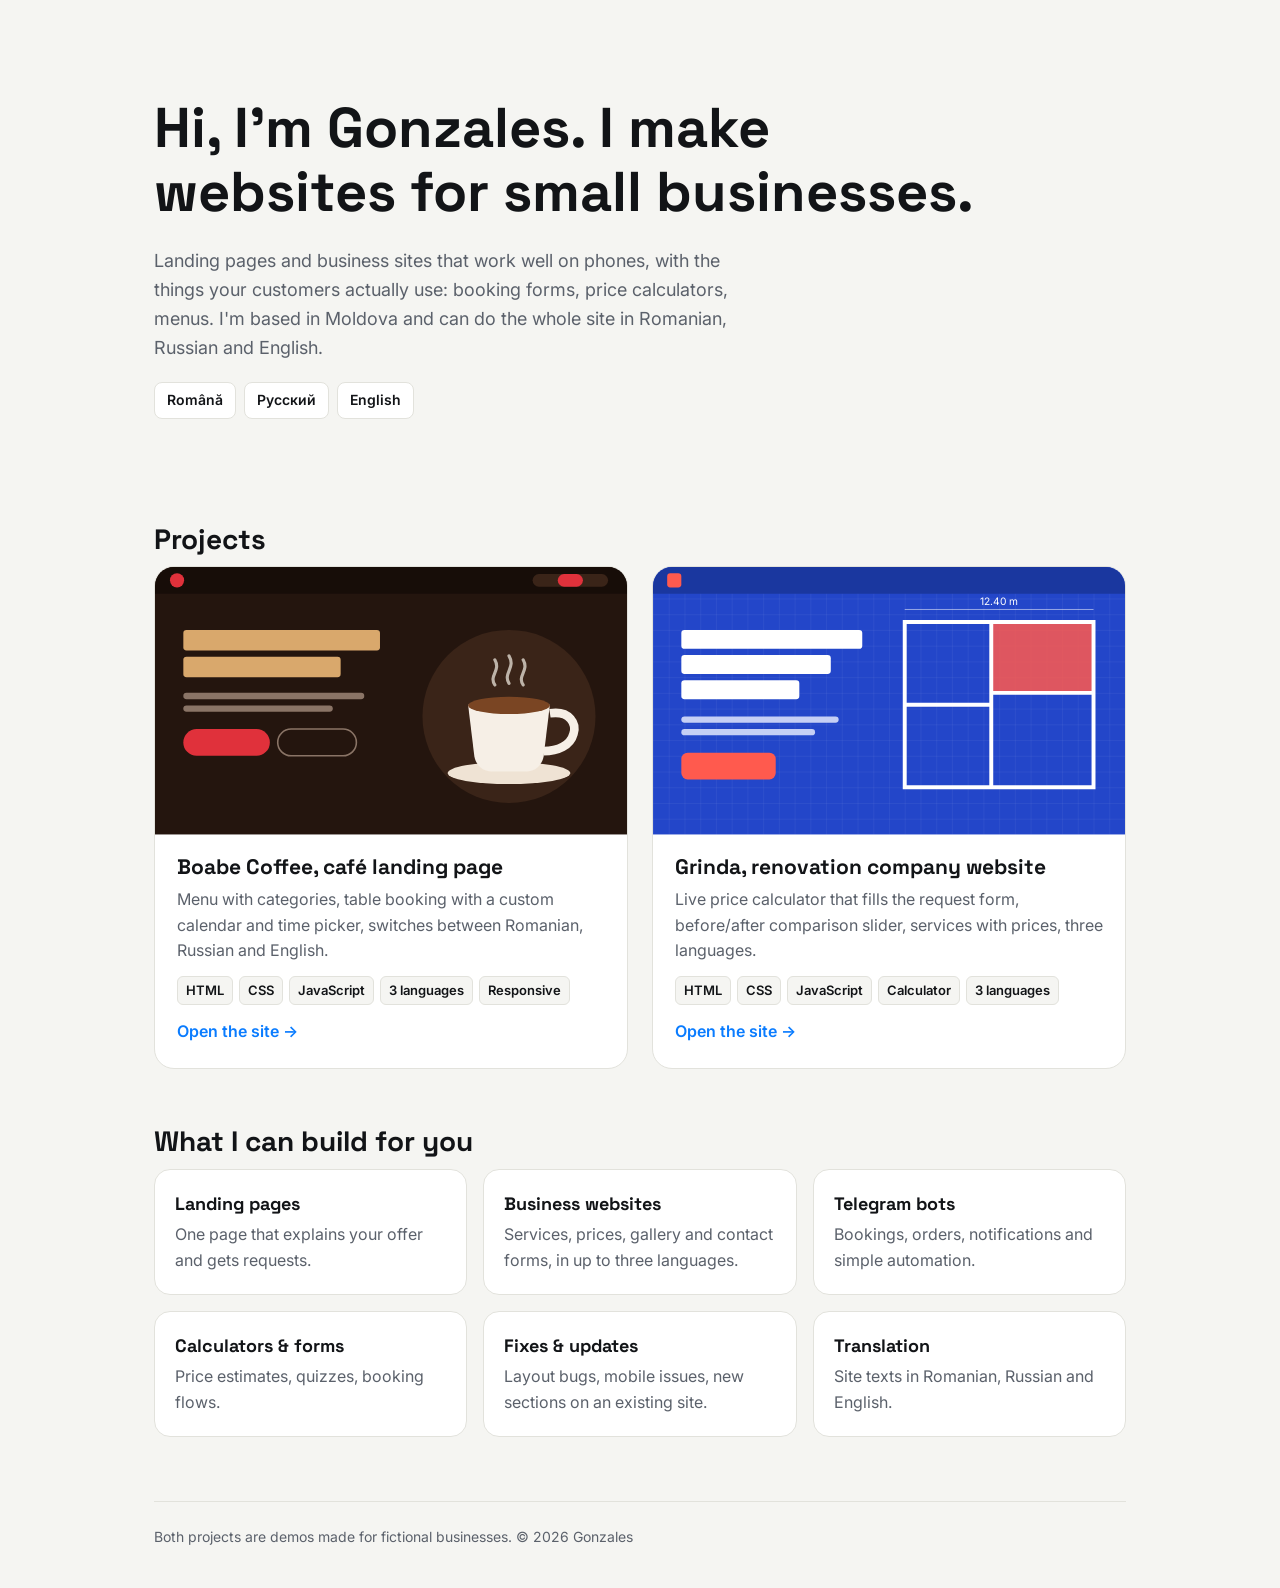
<file: index.html>
<!doctype html>
<html lang="en">
  <head>
    <meta charset="utf-8" />
    <meta name="viewport" content="width=device-width, initial-scale=1" />
    <title>Gonzales — Web Developer</title>
    <meta name="description" content="Websites, landing pages and Telegram bots. RO / RU / EN." />
    <link rel="preconnect" href="https://fonts.googleapis.com" />
    <link rel="preconnect" href="https://fonts.gstatic.com" crossorigin />
    <link
      href="https://fonts.googleapis.com/css2?family=Space+Grotesk:wght@500;700&family=Inter:wght@400;600&display=swap"
      rel="stylesheet"
    />
    <link rel="stylesheet" href="styles.css" />
  </head>
  <body>
    <div class="wrap">
      <header>
        <h1>Hi, I'm Gonzales. I make websites for small businesses.</h1>
        <p class="lead">
          Landing pages and business sites that work well on phones, with the things your customers
          actually use: booking forms, price calculators, menus. I'm based in Moldova and can do the
          whole site in Romanian, Russian and English.
        </p>
        <ul class="langs">
          <li>Română</li>
          <li>Русский</li>
          <li>English</li>
        </ul>
      </header>

      <h2>Projects</h2>
      <div class="grid">
        <a class="proj" href="./boabe/">
          <svg viewBox="0 0 600 340" aria-hidden="true">
            <rect width="600" height="340" fill="#24150e" />
            <rect width="600" height="34" fill="#170d08" />
            <circle cx="28" cy="17" r="9" fill="#e0313b" />
            <rect x="480" y="9" width="96" height="16" rx="8" fill="#3a2418" />
            <rect x="512" y="9" width="32" height="16" rx="8" fill="#e0313b" />
            <rect x="36" y="80" width="250" height="26" rx="4" fill="#d9a86c" />
            <rect x="36" y="114" width="200" height="26" rx="4" fill="#d9a86c" />
            <rect x="36" y="160" width="230" height="8" rx="4" fill="#8a7466" />
            <rect x="36" y="176" width="190" height="8" rx="4" fill="#8a7466" />
            <rect x="36" y="206" width="110" height="34" rx="17" fill="#e0313b" />
            <rect
              x="156"
              y="206"
              width="100"
              height="34"
              rx="17"
              fill="none"
              stroke="#8a7466"
              stroke-width="2"
            />
            <circle cx="450" cy="190" r="110" fill="#3a2418" />
            <ellipse cx="450" cy="262" rx="78" ry="14" fill="#efe3d4" />
            <path d="M398 175h104l-8 66c-2 11-11 19-22 19h-44c-11 0-20-8-22-19z" fill="#f6efe6" />
            <path
              d="M502 186c26-4 34 14 30 26-4 15-20 22-38 22"
              stroke="#f6efe6"
              stroke-width="11"
              fill="none"
            />
            <ellipse cx="450" cy="176" rx="52" ry="11" fill="#7a4523" />
            <path
              d="M432 150c-8-12 8-18 0-32M450 148c-8-13 9-20 0-35M468 150c-8-12 8-18 0-32"
              stroke="#f6efe6"
              stroke-width="4"
              fill="none"
              stroke-linecap="round"
              opacity=".7"
            />
          </svg>
          <div class="b">
            <h3>Boabe Coffee, café landing page</h3>
            <p>
              Menu with categories, table booking with a custom calendar and time picker, switches
              between Romanian, Russian and English.
            </p>
            <div class="tags">
              <span>HTML</span><span>CSS</span><span>JavaScript</span><span>3 languages</span
              ><span>Responsive</span>
            </div>
            <span class="open">Open the site →</span>
          </div>
        </a>
        <a class="proj" href="./grinda/">
          <svg viewBox="0 0 600 340" aria-hidden="true">
            <defs>
              <pattern id="g" width="20" height="20" patternUnits="userSpaceOnUse">
                <path d="M20 0H0V20" fill="none" stroke="#ffffff1f" />
              </pattern>
            </defs>
            <rect width="600" height="340" fill="#2346c9" />
            <rect width="600" height="340" fill="url(#g)" />
            <rect width="600" height="34" fill="#1a379f" />
            <rect x="18" y="8" width="18" height="18" rx="4" fill="#ff5a4e" />
            <rect x="36" y="80" width="230" height="24" rx="4" fill="#fff" />
            <rect x="36" y="112" width="190" height="24" rx="4" fill="#fff" />
            <rect x="36" y="144" width="150" height="24" rx="4" fill="#fff" />
            <rect x="36" y="190" width="200" height="8" rx="4" fill="#c5cff5" />
            <rect x="36" y="206" width="170" height="8" rx="4" fill="#c5cff5" />
            <rect x="36" y="236" width="120" height="34" rx="8" fill="#ff5a4e" />
            <rect x="430" y="70" width="130" height="90" fill="#ff5a4e" opacity=".85" />
            <path
              d="M320 70H560V280H320ZM430 70V160H560M430 160V280M320 175H430"
              stroke="#fff"
              stroke-width="5"
              fill="none"
            />
            <path d="M320 54H560" stroke="#ffffffaa" />
            <text
              x="440"
              y="48"
              fill="#fff"
              font-size="13"
              font-family="Inter"
              text-anchor="middle"
            >
              12.40 m
            </text>
          </svg>
          <div class="b">
            <h3>Grinda, renovation company website</h3>
            <p>
              Live price calculator that fills the request form, before/after comparison slider,
              services with prices, three languages.
            </p>
            <div class="tags">
              <span>HTML</span><span>CSS</span><span>JavaScript</span><span>Calculator</span
              ><span>3 languages</span>
            </div>
            <span class="open">Open the site →</span>
          </div>
        </a>
      </div>

      <h2>What I can build for you</h2>
      <ul class="svc">
        <li>
          <b>Landing pages</b><span>One page that explains your offer and gets requests.</span>
        </li>
        <li>
          <b>Business websites</b
          ><span>Services, prices, gallery and contact forms, in up to three languages.</span>
        </li>
        <li>
          <b>Telegram bots</b><span>Bookings, orders, notifications and simple automation.</span>
        </li>
        <li><b>Calculators & forms</b><span>Price estimates, quizzes, booking flows.</span></li>
        <li>
          <b>Fixes & updates</b
          ><span>Layout bugs, mobile issues, new sections on an existing site.</span>
        </li>
        <li><b>Translation</b><span>Site texts in Romanian, Russian and English.</span></li>
      </ul>

      <footer>Both projects are demos made for fictional businesses. © 2026 Gonzales</footer>
    </div>
  </body>
</html>
</file>
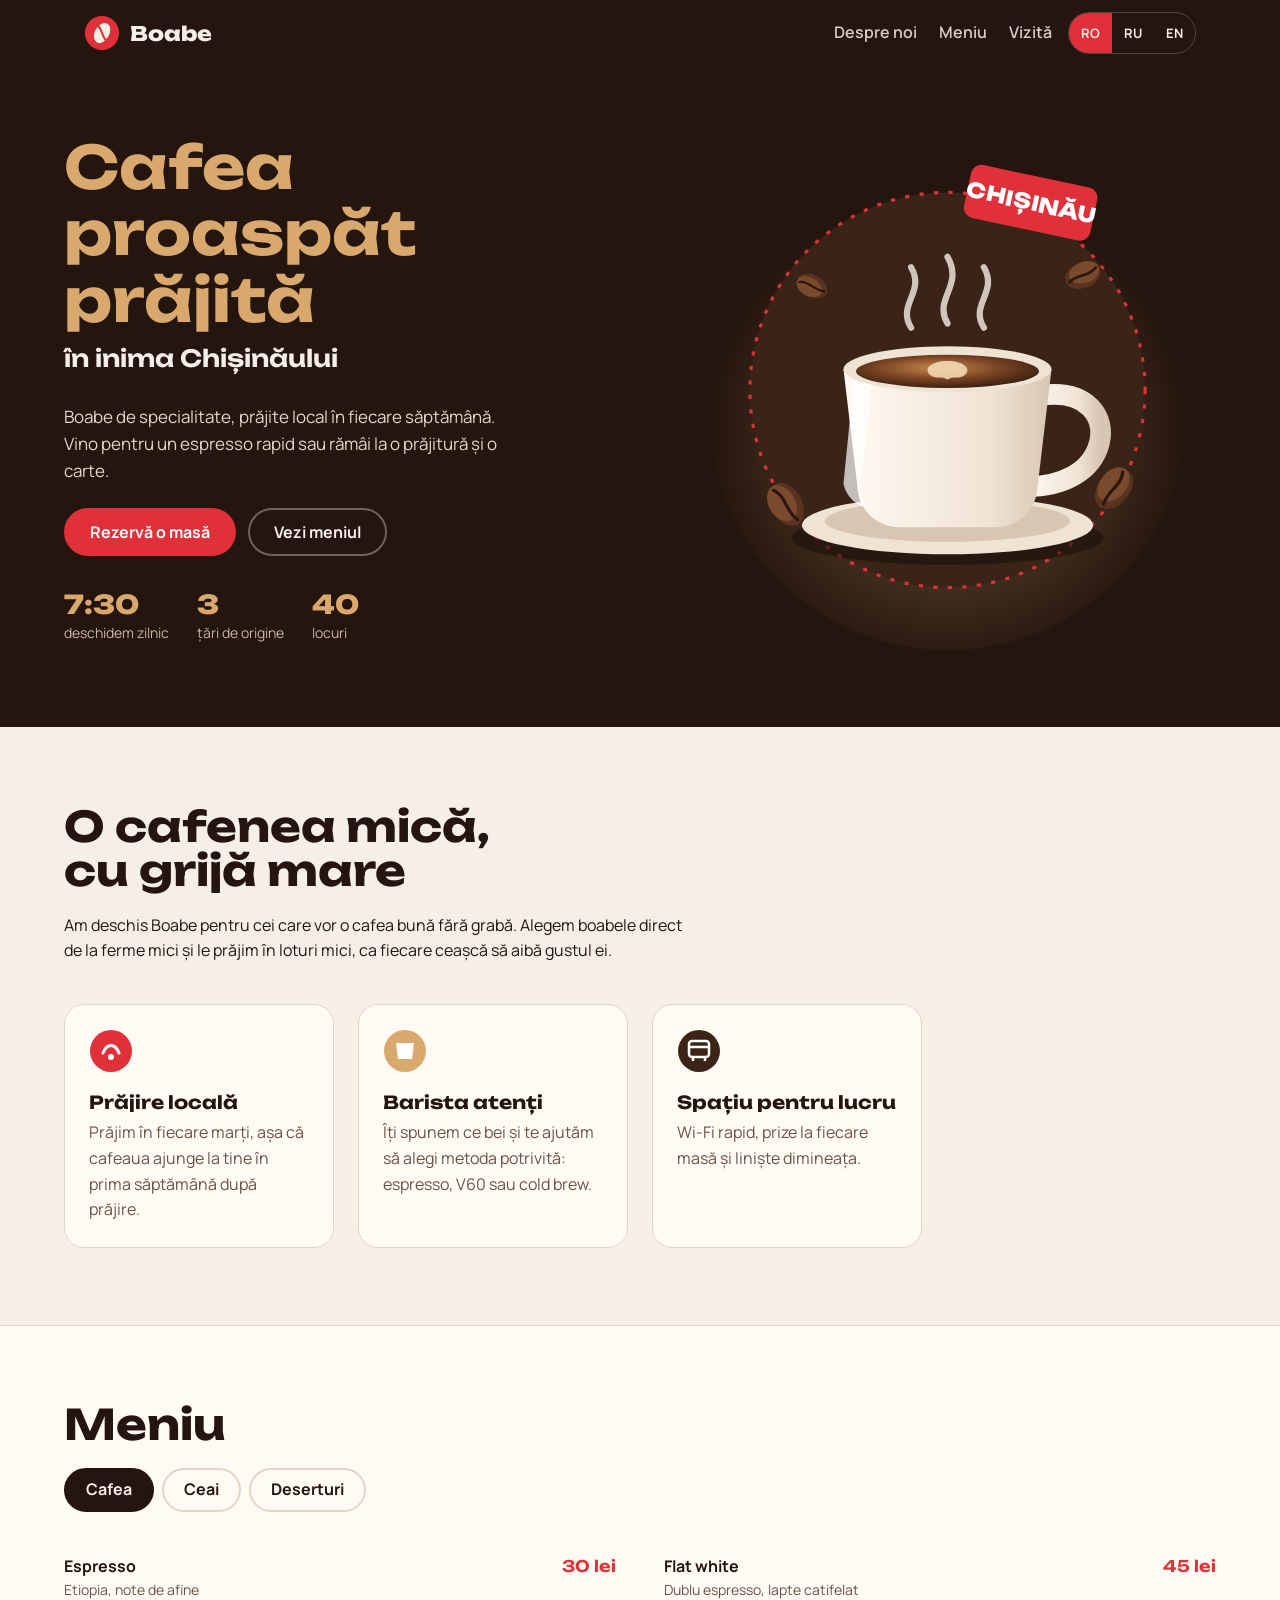
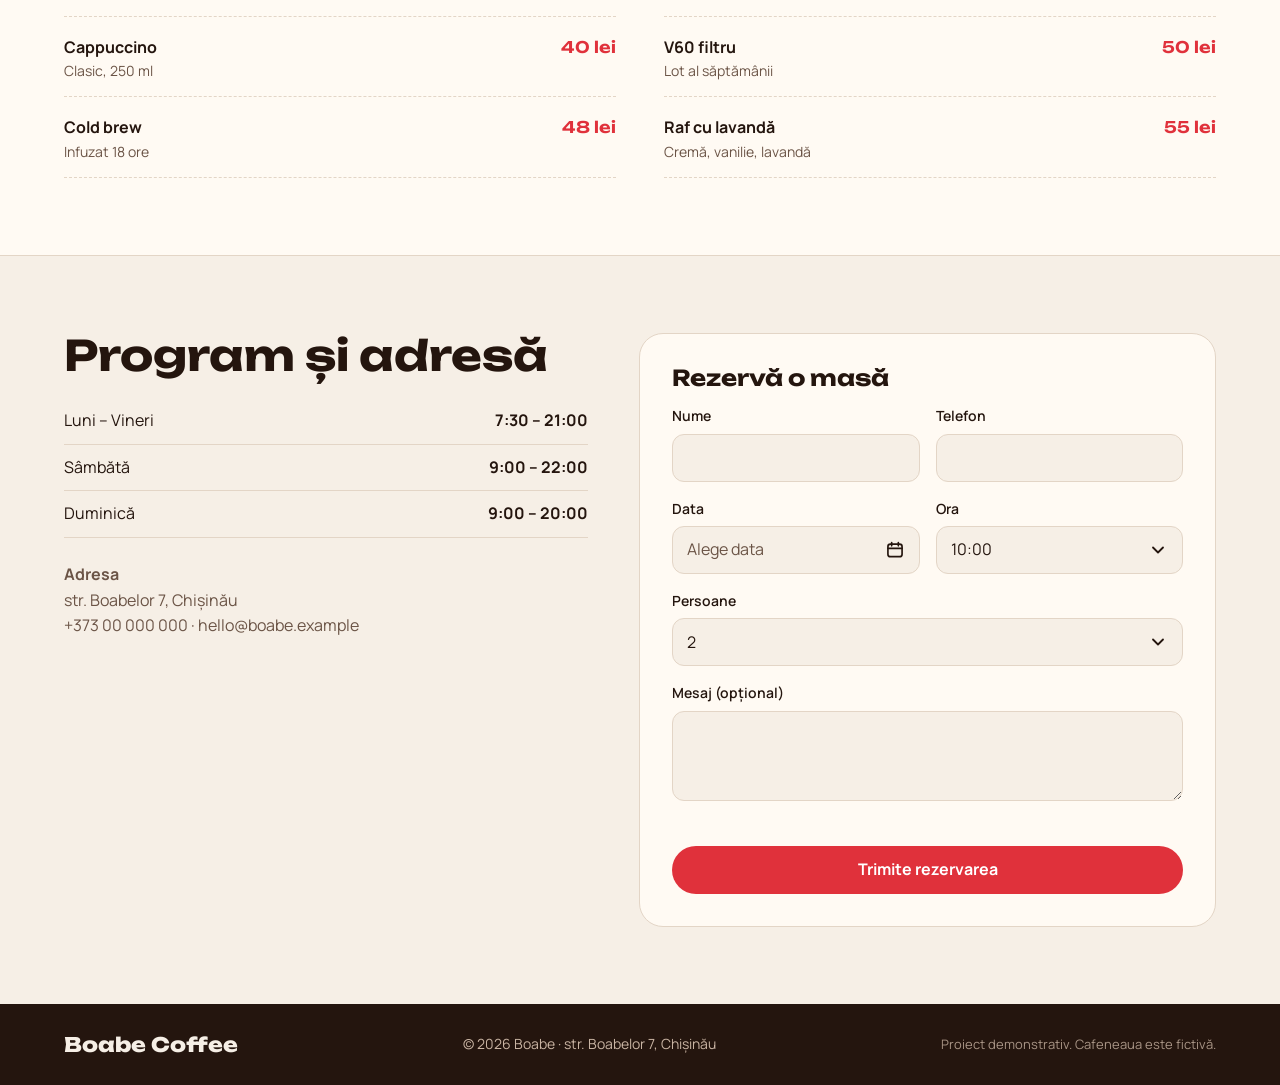
<file: boabe/index.html>
<!doctype html>
<html lang="ro">
  <head>
    <meta charset="utf-8" />
    <meta name="viewport" content="width=device-width, initial-scale=1" />
    <title>Boabe Coffee</title>
    <link rel="preconnect" href="https://fonts.googleapis.com" />
    <link rel="preconnect" href="https://fonts.gstatic.com" crossorigin />
    <link
      href="https://fonts.googleapis.com/css2?family=Unbounded:wght@600;800&family=Manrope:wght@400;600;700&display=swap"
      rel="stylesheet"
    />
    <link rel="stylesheet" href="styles.css" />
  </head>
  <body>
    <header>
      <nav class="nav" aria-label="Main">
        <a class="logo" href="#top">
          <svg viewBox="0 0 40 40" aria-hidden="true">
            <circle cx="20" cy="20" r="19" fill="#e0313b" />
            <ellipse cx="20" cy="20" rx="8" ry="12" fill="#f6efe6" transform="rotate(30 20 20)" />
            <path
              d="M15 11c6 6 4 12 10 18"
              stroke="#e0313b"
              stroke-width="2.4"
              fill="none"
              stroke-linecap="round"
            />
          </svg>
          Boabe
        </a>
        <div class="links" id="links">
          <a href="#about" data-i="nav_about"></a>
          <a href="#menu" data-i="nav_menu"></a>
          <a href="#visit" data-i="nav_visit"></a>
        </div>
        <div class="lang" role="group" aria-label="Language">
          <button data-lang="ro">RO</button><button data-lang="ru">RU</button
          ><button data-lang="en">EN</button>
        </div>
        <button
          class="burger"
          id="burger"
          aria-label="Menu"
          aria-expanded="false"
          aria-controls="links"
        >
          <svg viewBox="0 0 24 24" width="26" height="26">
            <path
              d="M3 6h18M3 12h18M3 18h18"
              stroke="currentColor"
              stroke-width="2.2"
              stroke-linecap="round"
            />
          </svg>
        </button>
      </nav>
    </header>

    <section class="hero band" id="top">
      <div class="wrap">
        <div>
          <h1><span data-i="hero_t1"></span><span class="where" data-i="hero_t2"></span></h1>
          <p data-i="hero_p"></p>
          <div class="cta">
            <a class="btn red" href="#visit" data-i="cta_book"></a>
            <a class="btn ghost" href="#menu" data-i="cta_menu"></a>
          </div>
          <div class="facts">
            <div><b>7:30</b><span data-i="f_open"></span></div>
            <div><b>3</b><span data-i="f_origin"></span></div>
            <div><b>40</b><span data-i="f_seats"></span></div>
          </div>
        </div>
        <svg
          class="scene"
          viewBox="0 0 500 500"
          role="img"
          aria-label="Illustration: cup of coffee"
        >
          <defs>
            <radialGradient id="glow" cx=".5" cy=".55" r=".5">
              <stop offset="0" stop-color="#d9a86c" stop-opacity=".45" />
              <stop offset="1" stop-color="#d9a86c" stop-opacity="0" />
            </radialGradient>
            <linearGradient id="cup" x1="0" x2="1">
              <stop offset="0" stop-color="#fffaf3" />
              <stop offset=".7" stop-color="#efe3d4" />
              <stop offset="1" stop-color="#d8c6b2" />
            </linearGradient>
            <radialGradient id="coffee" cx=".45" cy=".4" r=".6">
              <stop offset="0" stop-color="#c98a4f" />
              <stop offset=".55" stop-color="#7a4523" />
              <stop offset="1" stop-color="#3d2112" />
            </radialGradient>
            <g id="bean">
              <ellipse rx="15" ry="22" fill="#5a3320" />
              <ellipse rx="15" ry="22" fill="#7a4a2d" transform="translate(-3 -3) scale(.85)" />
              <path
                d="M-4 -18c8 10 0 24 6 36"
                stroke="#2a160c"
                stroke-width="3"
                fill="none"
                stroke-linecap="round"
              />
            </g>
          </defs>
          <circle cx="250" cy="270" r="230" fill="url(#glow)" />
          <circle cx="250" cy="250" r="190" fill="#3a2418" />
          <circle
            cx="250"
            cy="250"
            r="190"
            fill="none"
            stroke="#e0313b"
            stroke-width="3"
            stroke-dasharray="4 10"
          />
          <use href="#bean" transform="translate(95 360) rotate(-30)" />
          <use href="#bean" transform="translate(410 345) rotate(40)" />
          <use href="#bean" transform="translate(380 140) rotate(70) scale(.8)" />
          <use href="#bean" transform="translate(120 150) rotate(-60) scale(.7)" />
          <ellipse cx="250" cy="392" rx="150" ry="26" fill="#170d08" opacity=".55" />
          <ellipse cx="250" cy="380" rx="140" ry="28" fill="#efe3d4" />
          <ellipse cx="250" cy="376" rx="118" ry="20" fill="#d8c6b2" />
          <path
            d="M340 255c46-6 62 22 56 46-7 28-36 42-70 42"
            stroke="url(#cup)"
            stroke-width="20"
            fill="none"
            stroke-linecap="round"
          />
          <path
            d="M150 230h200l-14 118c-3 20-20 34-40 34h-92c-20 0-37-14-40-34z"
            fill="url(#cup)"
          />
          <path
            d="M160 240h18l-12 104c-1 8 4 16 10 20-14-2-24-12-26-24z"
            fill="#fff"
            opacity=".7"
          />
          <ellipse cx="250" cy="230" rx="100" ry="22" fill="#efe3d4" />
          <ellipse cx="250" cy="232" rx="88" ry="16" fill="url(#coffee)" />
          <path
            d="M250 222c-16 0-24 8-16 14 6 4 10 0 16 4 6-4 10 0 16-4 8-6 0-14-16-14z"
            fill="#f2d7b3"
            opacity=".9"
          />
          <g
            class="steam"
            fill="none"
            stroke="#f6efe6"
            stroke-width="6"
            stroke-linecap="round"
            opacity=".8"
          >
            <path d="M215 190c-14-22 14-34 0-58" />
            <path d="M250 186c-14-24 16-36 0-64" />
            <path d="M285 190c-14-22 14-34 0-58" />
          </g>
          <g transform="translate(330 70) rotate(12)">
            <rect x="-62" y="-26" width="124" height="52" rx="10" fill="#e0313b" />
            <text
              x="0"
              y="7"
              text-anchor="middle"
              font-family="Unbounded,sans-serif"
              font-weight="800"
              font-size="20"
              fill="#fff"
            >
              CHIȘINĂU
            </text>
          </g>
        </svg>
      </div>
    </section>

    <section class="about band" id="about">
      <div class="wrap">
        <div class="intro">
          <h2 data-i="ab_t"></h2>
          <p data-i="ab_p"></p>
        </div>
        <div class="feat">
          <svg viewBox="0 0 44 44">
            <circle cx="22" cy="22" r="21" fill="#e0313b" />
            <path
              d="M14 24c4-10 12-10 16 0"
              stroke="#fff"
              stroke-width="3"
              fill="none"
              stroke-linecap="round"
            />
            <circle cx="22" cy="28" r="3" fill="#fff" />
          </svg>
          <h3 data-i="ft1_t"></h3>
          <p data-i="ft1_p"></p>
        </div>
        <div class="feat">
          <svg viewBox="0 0 44 44">
            <circle cx="22" cy="22" r="21" fill="#d9a86c" />
            <path d="M13 14h18l-2 16H15z" fill="#fff" />
          </svg>
          <h3 data-i="ft2_t"></h3>
          <p data-i="ft2_p"></p>
        </div>
        <div class="feat">
          <svg viewBox="0 0 44 44">
            <circle cx="22" cy="22" r="21" fill="#3a2418" />
            <g transform="translate(0 -2)">
              <rect
                x="12"
                y="14"
                width="20"
                height="16"
                rx="3"
                fill="none"
                stroke="#fff"
                stroke-width="2.5"
              />
              <path d="M16 30v4M28 30v4M12 20h20" stroke="#fff" stroke-width="2.5" />
            </g>
          </svg>
          <h3 data-i="ft3_t"></h3>
          <p data-i="ft3_p"></p>
        </div>
      </div>
    </section>

    <section class="menu band" id="menu">
      <div class="wrap">
        <h2 data-i="mn_t"></h2>
        <div class="tabs" role="tablist" id="tabs"></div>
        <ul class="items" id="items"></ul>
      </div>
    </section>

    <section class="visit band" id="visit">
      <div class="wrap">
        <div>
          <h2 data-i="vs_t"></h2>
          <ul class="hours" id="hours"></ul>
          <p class="addr">
            <strong data-i="vs_addr_l"></strong><br />str. Boabelor 7, Chișinău<br />+373 00 000 000
            · hello@boabe.example
          </p>
        </div>
        <form id="book" novalidate>
          <h3 data-i="bk_t" style="font-size: 22px; margin: 0"></h3>
          <div class="row">
            <label
              ><span data-i="bk_name"></span><input id="b-name" autocomplete="name" required
            /></label>
            <label
              ><span data-i="bk_phone"></span
              ><input id="b-phone" type="tel" autocomplete="tel" required
            /></label>
          </div>
          <div class="row">
            <div class="dp">
              <span class="lbl" id="b-date-l" data-i="bk_date"></span>
              <button
                type="button"
                id="b-date"
                class="dp-btn"
                aria-labelledby="b-date-l b-date-txt"
                aria-haspopup="dialog"
                aria-expanded="false"
                aria-controls="cal"
              >
                <span id="b-date-txt"></span>
                <svg viewBox="0 0 24 24" width="20" height="20" aria-hidden="true">
                  <rect
                    x="3.5"
                    y="5"
                    width="17"
                    height="15"
                    rx="3"
                    fill="none"
                    stroke="currentColor"
                    stroke-width="2"
                  />
                  <path
                    d="M3.5 10h17M8 3v4M16 3v4"
                    stroke="currentColor"
                    stroke-width="2"
                    stroke-linecap="round"
                  />
                </svg>
              </button>
              <div class="cal" id="cal" role="dialog" aria-modal="false" hidden></div>
            </div>
            <div class="dp" data-pick="time">
              <span class="lbl" id="b-time-l" data-i="bk_time"></span>
              <button
                type="button"
                id="b-time"
                class="dp-btn"
                aria-labelledby="b-time-l b-time-txt"
                aria-haspopup="listbox"
                aria-expanded="false"
                aria-controls="pop-time"
              >
                <span id="b-time-txt"></span
                ><svg class="chev" viewBox="0 0 24 24" width="20" height="20" aria-hidden="true">
                  <path
                    d="M6 9l6 6 6-6"
                    fill="none"
                    stroke="currentColor"
                    stroke-width="2.2"
                    stroke-linecap="round"
                    stroke-linejoin="round"
                  />
                </svg>
              </button>
              <div class="pop" id="pop-time" role="listbox" aria-labelledby="b-time-l" hidden></div>
            </div>
          </div>
          <div class="dp" data-pick="guests">
            <span class="lbl" id="b-guests-l" data-i="bk_guests"></span>
            <button
              type="button"
              id="b-guests"
              class="dp-btn"
              aria-labelledby="b-guests-l b-guests-txt"
              aria-haspopup="listbox"
              aria-expanded="false"
              aria-controls="pop-guests"
            >
              <span id="b-guests-txt"></span
              ><svg class="chev" viewBox="0 0 24 24" width="20" height="20" aria-hidden="true">
                <path
                  d="M6 9l6 6 6-6"
                  fill="none"
                  stroke="currentColor"
                  stroke-width="2.2"
                  stroke-linecap="round"
                  stroke-linejoin="round"
                />
              </svg>
            </button>
            <div
              class="pop"
              id="pop-guests"
              role="listbox"
              aria-labelledby="b-guests-l"
              hidden
            ></div>
          </div>
          <label><span data-i="bk_note"></span><textarea id="b-note"></textarea></label>
          <div class="err" id="err" role="alert"></div>
          <button class="btn red" type="submit" data-i="bk_send"></button>
          <div class="ok" id="ok" role="status"></div>
        </form>
      </div>
    </section>

    <footer class="band" style="padding-block: 28px">
      <div class="wrap">
        <span class="logo">Boabe Coffee</span>
        <span>© 2026 Boabe · str. Boabelor 7, Chișinău</span>
        <span class="demo" data-i="demo"></span>
      </div>
    </footer>

    <script src="script.js"></script>
  </body>
</html>
</file>
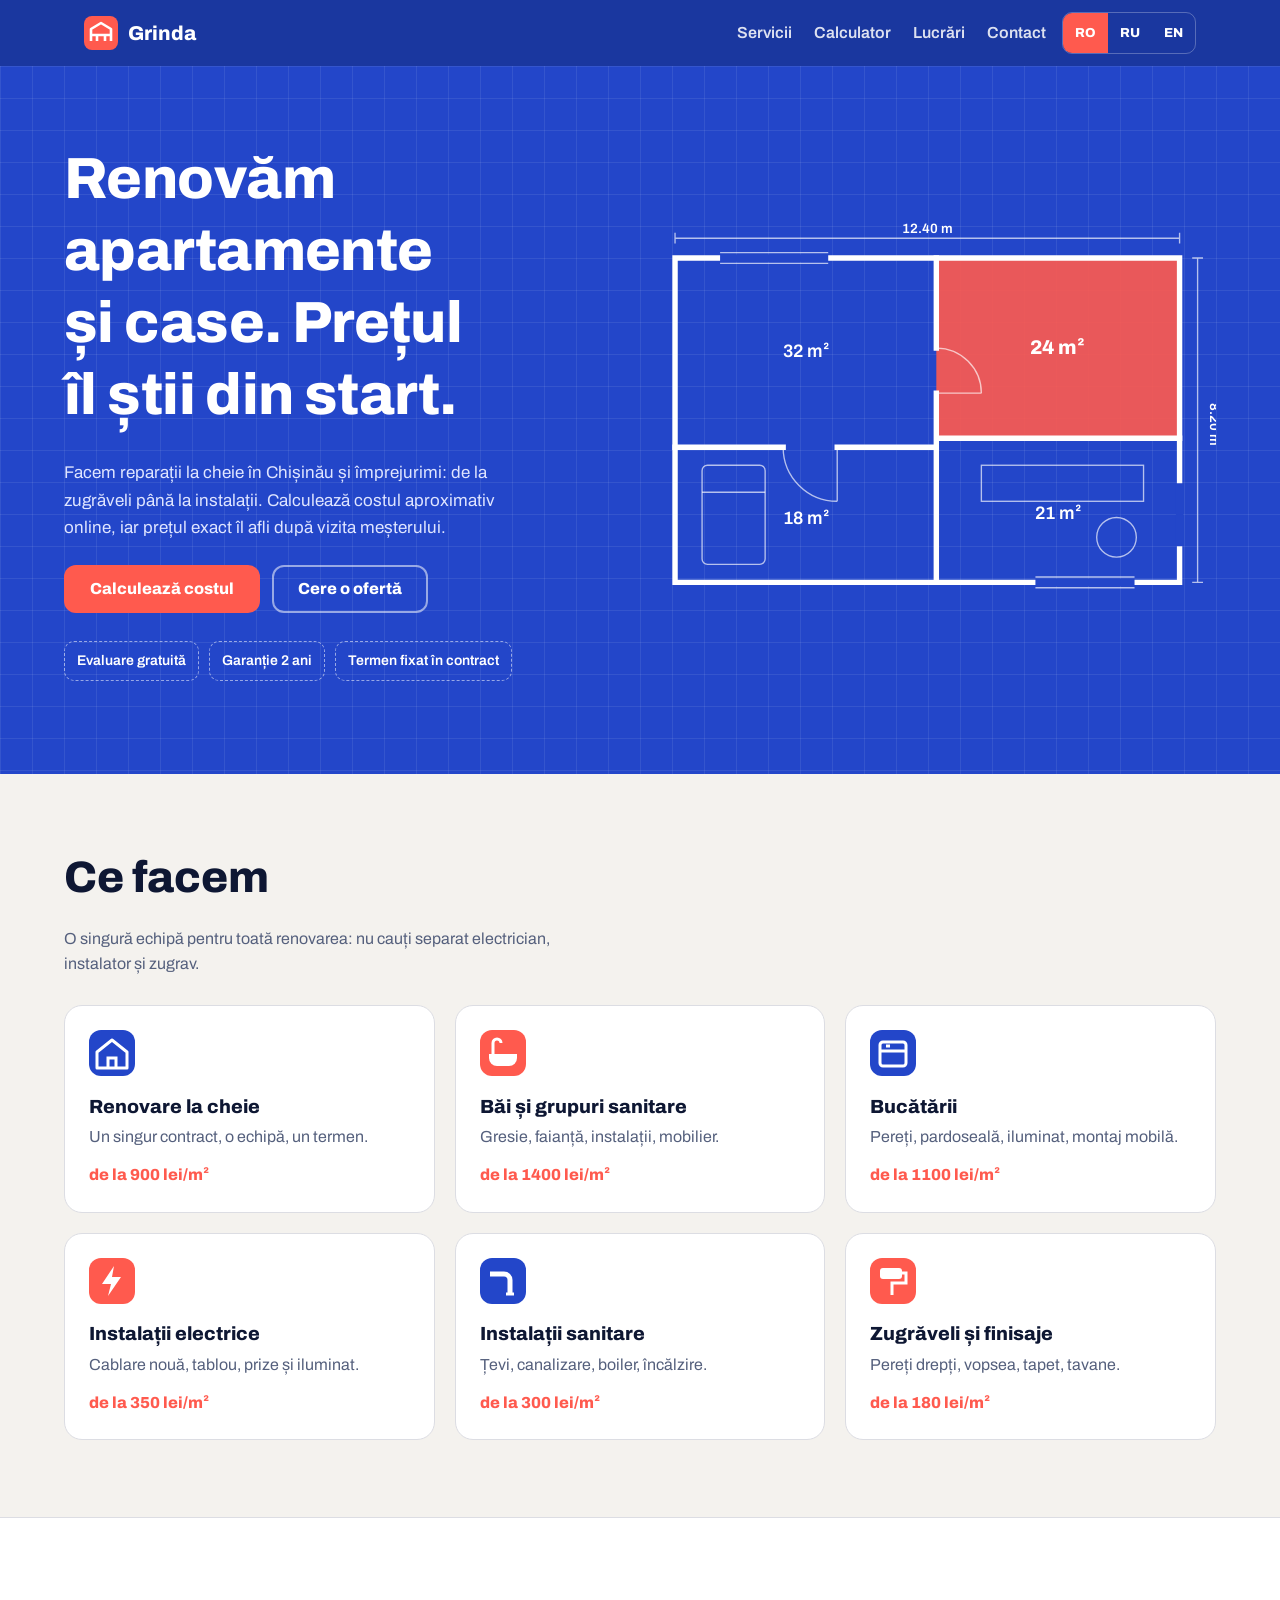
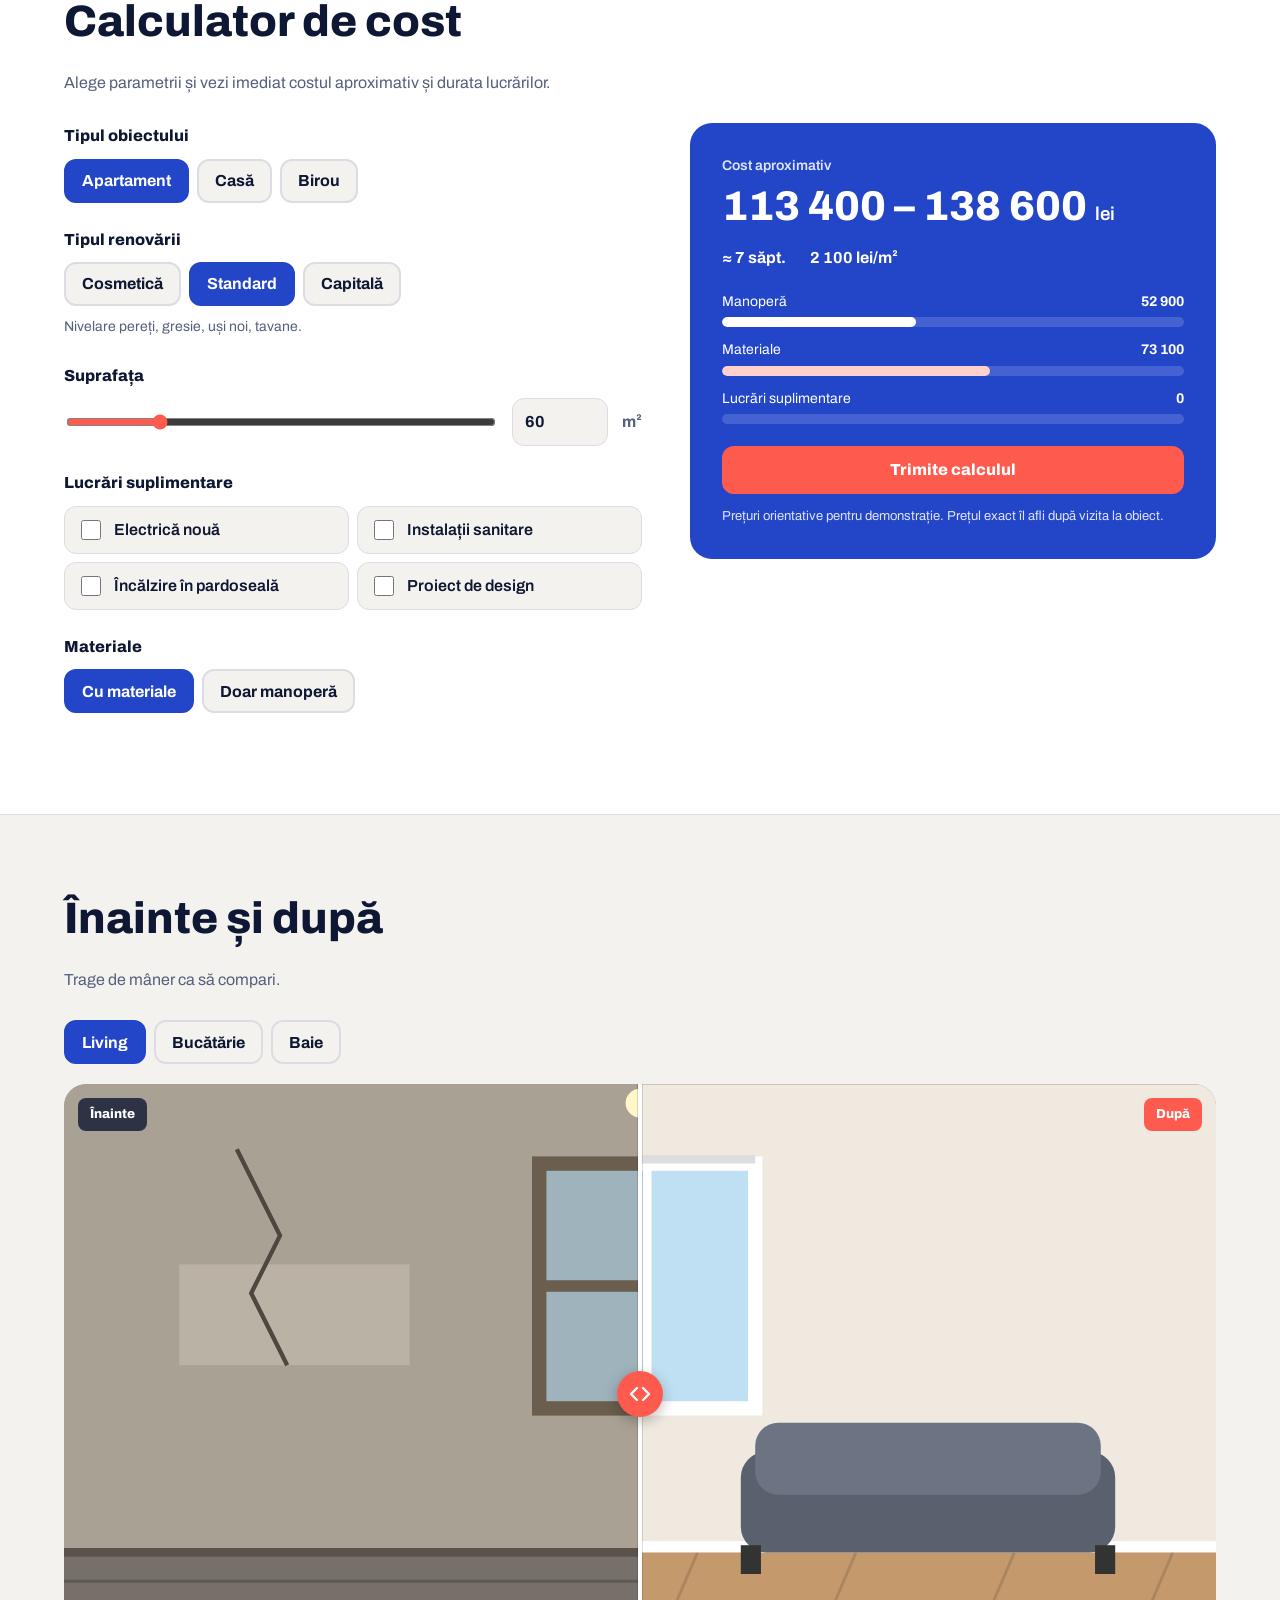
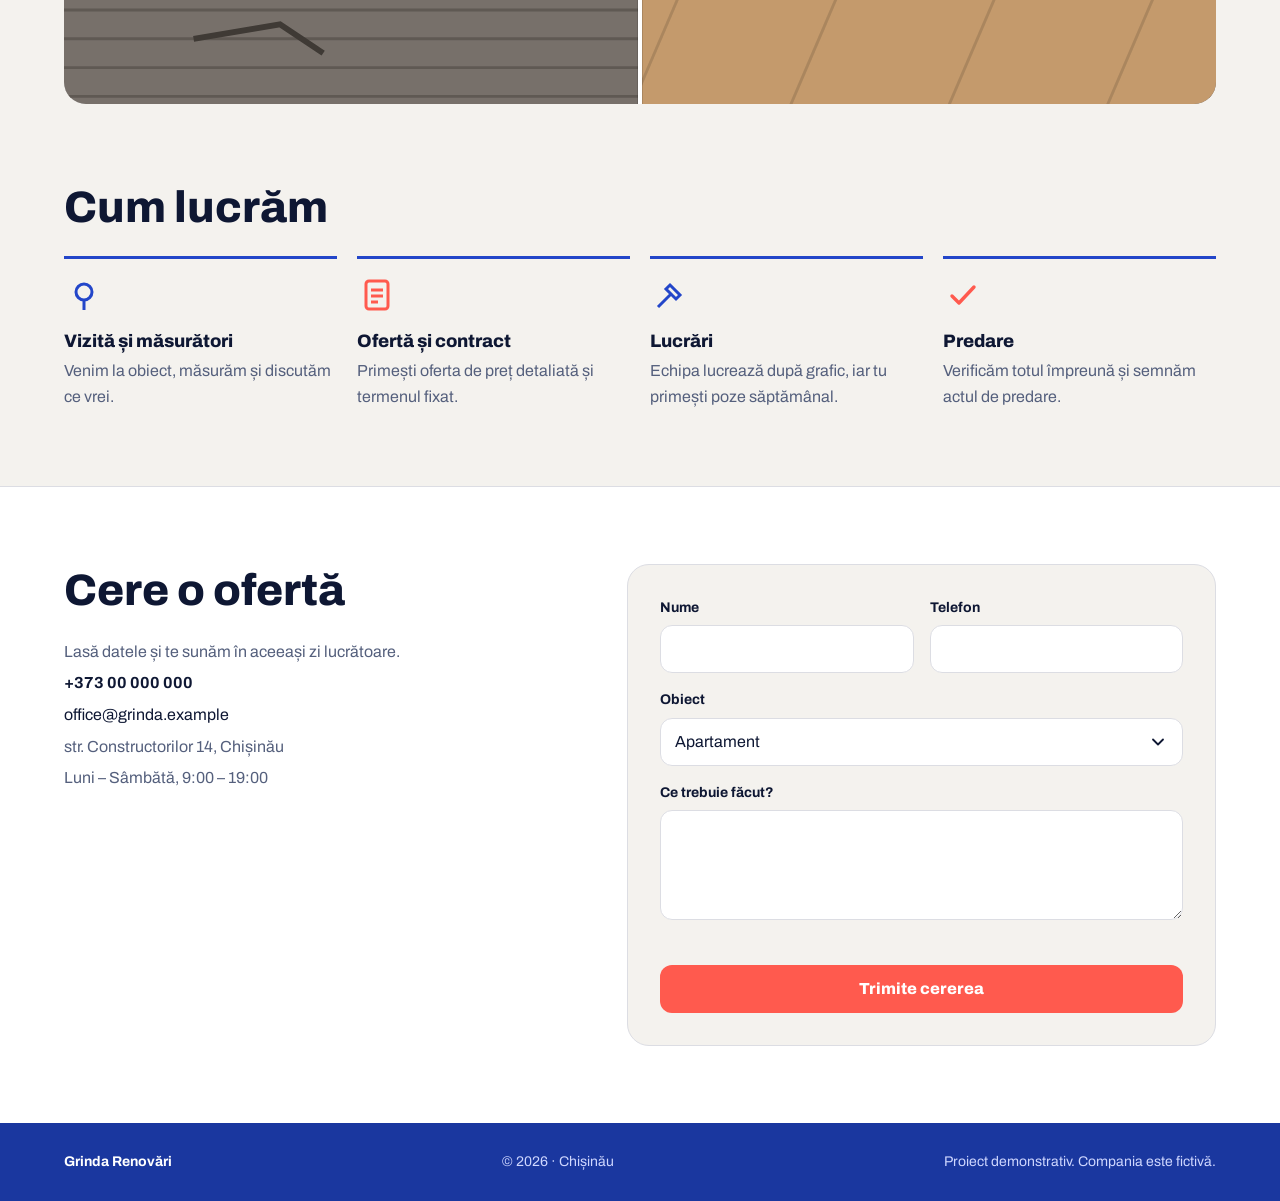
<file: grinda/index.html>
<!doctype html>
<html lang="ro">
  <head>
    <meta charset="utf-8" />
    <meta name="viewport" content="width=device-width, initial-scale=1" />
    <title>Grinda Renovări</title>
    <link rel="preconnect" href="https://fonts.googleapis.com" />
    <link rel="preconnect" href="https://fonts.gstatic.com" crossorigin />
    <link
      href="https://fonts.googleapis.com/css2?family=Archivo:wght@400;600;800&display=swap"
      rel="stylesheet"
    />
    <link rel="stylesheet" href="styles.css" />
  </head>
  <body>
    <header>
      <nav class="nav" aria-label="Main">
        <a class="logo" href="#top"
          ><svg viewBox="0 0 34 34" aria-hidden="true">
            <rect width="34" height="34" rx="8" fill="#ff5a4e" />
            <path
              d="M7 25V13l10-6 10 6v12M7 19h20M13 25v-6M21 25v-6"
              stroke="#fff"
              stroke-width="2.6"
              fill="none"
              stroke-linejoin="round"
            /></svg
          >Grinda</a
        >
        <div class="links" id="links">
          <a href="#services" data-i="n1"></a><a href="#calc" data-i="n2"></a
          ><a href="#works" data-i="n3"></a><a href="#contact" data-i="n4"></a>
        </div>
        <div class="lang" role="group" aria-label="Language">
          <button data-lang="ro">RO</button><button data-lang="ru">RU</button
          ><button data-lang="en">EN</button>
        </div>
        <button
          class="burger"
          id="burger"
          aria-label="Menu"
          aria-expanded="false"
          aria-controls="links"
        >
          <svg viewBox="0 0 24 24" width="26" height="26">
            <path
              d="M3 6h18M3 12h18M3 18h18"
              stroke="currentColor"
              stroke-width="2.2"
              stroke-linecap="round"
            />
          </svg>
        </button>
      </nav>
    </header>

    <section class="hero band" id="top">
      <div class="wrap">
        <div>
          <h1 data-i="h1"></h1>
          <p data-i="hp"></p>
          <div class="cta">
            <a class="btn coral" href="#calc" data-i="c1"></a
            ><a class="btn line" href="#contact" data-i="c2"></a>
          </div>
          <ul class="badges">
            <li data-i="b1"></li>
            <li data-i="b2"></li>
            <li data-i="b3"></li>
          </ul>
        </div>
        <svg class="plan" viewBox="0 0 640 440" role="img" aria-label="Apartment floor plan">
          <rect class="hot" x="330" y="40" width="270" height="200" />
          <path class="wall" d="M40 40H600V400H40Z" />
          <path class="wall" d="M330 40V140M330 190V240H600M330 240V400M40 250H160M220 250H330" />
          <path
            class="thin"
            d="M330 140A50 50 0 0 1 380 190M330 190H380M160 250A60 60 0 0 0 220 310M220 250V310"
          />
          <path d="M90 40h120M440 400h110M600 290v70" stroke="#2346c9" stroke-width="8" />
          <path class="thin" d="M90 34h120M90 46h120M440 394h110M440 406h110" />
          <path class="thin" d="M40 18H600M40 12v12M600 12v12M620 40V400M614 40h12M614 400h12" />
          <text x="320" y="12" text-anchor="middle">12.40 m</text>
          <text x="634" y="225" transform="rotate(90 634 225)" text-anchor="middle">8.20 m</text>
          <text x="465" y="146" text-anchor="middle" style="font-size: 22px; font-weight: 800">
            24 m²
          </text>
          <text x="185" y="150" text-anchor="middle" style="font-size: 20px">32 m²</text>
          <text x="185" y="335" text-anchor="middle" style="font-size: 20px">18 m²</text>
          <text x="465" y="330" text-anchor="middle" style="font-size: 20px">21 m²</text>
          <g transform="translate(70 270)" class="thin">
            <rect width="70" height="110" rx="6" />
            <path d="M0 30h70" />
          </g>
          <g transform="translate(380 270)" class="thin">
            <rect width="180" height="40" />
            <circle cx="150" cy="80" r="22" />
          </g>
        </svg>
      </div>
    </section>

    <section class="band" id="services">
      <div class="wrap">
        <h2 data-i="s_t"></h2>
        <p class="sub" data-i="s_p"></p>
        <div class="svc" id="svc"></div>
      </div>
    </section>

    <section class="calc band" id="calc">
      <div class="wrap">
        <h2 data-i="k_t"></h2>
        <p class="sub" data-i="k_p"></p>
        <div class="calc-g">
          <div>
            <div class="field">
              <span class="lb" data-i="k_obj"></span>
              <div class="chips" id="obj"></div>
            </div>
            <div class="field">
              <span class="lb" data-i="k_type"></span>
              <div class="chips" id="typ"></div>
              <p class="sub" id="typDesc" style="margin: 10px 0 0; font-size: 14px"></p>
            </div>
            <div class="field">
              <label class="lb" for="areaN" data-i="k_area"></label>
              <div class="area">
                <input
                  type="range"
                  id="areaR"
                  min="10"
                  max="250"
                  step="1"
                  value="60"
                  aria-label="m²"
                /><input type="number" id="areaN" min="10" max="250" value="60" /><span class="unit"
                  >m²</span
                >
              </div>
            </div>
            <div class="field">
              <span class="lb" data-i="k_ext"></span>
              <div class="checks" id="ext"></div>
            </div>
            <div class="field">
              <span class="lb" data-i="k_mat"></span>
              <div class="chips" id="mat"></div>
            </div>
          </div>
          <div class="result" aria-live="polite">
            <div class="k" data-i="r_price"></div>
            <div class="price" id="rPrice"></div>
            <div class="meta"><span id="rTime"></span><span id="rM2"></span></div>
            <div class="bars" id="rBars"></div>
            <a
              class="btn coral"
              href="#contact"
              id="sendCalc"
              data-i="r_send"
              style="width: 100%"
            ></a>
            <p class="note" data-i="r_note"></p>
          </div>
        </div>
      </div>
    </section>

    <section class="band" id="works">
      <div class="wrap">
        <h2 data-i="w_t"></h2>
        <p class="sub" data-i="w_p"></p>
        <div class="chips ba-tabs" id="baTabs"></div>
        <div class="ba" id="ba">
          <svg
            class="before"
            id="svgB"
            viewBox="0 0 800 500"
            preserveAspectRatio="xMidYMid slice"
            aria-hidden="true"
          ></svg>
          <svg
            class="after"
            id="svgA"
            viewBox="0 0 800 500"
            preserveAspectRatio="xMidYMid slice"
            aria-hidden="true"
          ></svg>
          <span class="tag l" data-i="w_b"></span><span class="tag r" data-i="w_a"></span>
          <div class="handle"></div>
          <input type="range" id="baR" min="0" max="100" value="50" aria-label="Before / after" />
        </div>
      </div>
    </section>

    <section class="band" style="padding-top: 0">
      <div class="wrap">
        <h2 data-i="p_t"></h2>
        <ol class="steps" id="steps"></ol>
      </div>
    </section>

    <section class="contact band" id="contact">
      <div class="wrap">
        <div class="info">
          <h2 data-i="f_t"></h2>
          <p class="sub" data-i="f_p"></p>
          <p><b>+373 00 000 000</b></p>
          <p>office@grinda.example</p>
          <p class="soft">str. Constructorilor 14, Chișinău</p>
          <p class="soft" data-i="f_h"></p>
        </div>
        <form id="req" novalidate>
          <div class="row">
            <label class="f"
              ><span data-i="f_name"></span><input class="in" id="fName" autocomplete="name"
            /></label>
            <label class="f"
              ><span data-i="f_phone"></span
              ><input class="in" id="fPhone" type="tel" autocomplete="tel"
            /></label>
          </div>
          <div class="dp" data-pick="obj">
            <span id="fObjL" data-i="f_obj"></span>
            <button
              type="button"
              class="dp-btn"
              id="fObj"
              aria-labelledby="fObjL fObjT"
              aria-haspopup="listbox"
              aria-expanded="false"
              aria-controls="fObjP"
            >
              <span id="fObjT"></span
              ><svg class="chev" viewBox="0 0 24 24" width="20" height="20" aria-hidden="true">
                <path
                  d="M6 9l6 6 6-6"
                  fill="none"
                  stroke="currentColor"
                  stroke-width="2.2"
                  stroke-linecap="round"
                  stroke-linejoin="round"
                />
              </svg>
            </button>
            <div class="pop" id="fObjP" role="listbox" aria-labelledby="fObjL" hidden></div>
          </div>
          <label class="f"><span data-i="f_msg"></span><textarea id="fMsg"></textarea></label>
          <div class="err" id="err" role="alert"></div>
          <button class="btn coral" type="submit" data-i="f_send"></button>
          <div class="ok" id="ok" role="status"></div>
        </form>
      </div>
    </section>

    <footer class="band" style="padding-block: 28px">
      <div class="wrap">
        <b style="color: #fff">Grinda Renovări</b><span>© 2026 · Chișinău</span
        ><span data-i="demo"></span>
      </div>
    </footer>

    <script src="script.js"></script>
  </body>
</html>
</file>
<file: styles.css>
:root {
  color-scheme: light dark;
  --bg: light-dark(#f5f5f2, #111316);
  --card: light-dark(#fff, #1a1d22);
  --ink: light-dark(#121417, #eef0f3);
  --soft: light-dark(#5b616b, #a3a9b3);
  --line: light-dark(#e2e2dc, #2a2e35);
  --acc: #0a7cff;
}
* {
  box-sizing: border-box;
  min-width: 0;
}
body {
  margin: 0;
  background: var(--bg);
  color: var(--ink);
  font:
    16px/1.6 Inter,
    system-ui,
    sans-serif;
}
h1,
h2,
h3 {
  font-family: "Space Grotesk", sans-serif;
  line-height: 1.15;
  margin: 0 0 0.4em;
  text-wrap: balance;
}
.wrap {
  max-width: 1100px;
  margin: 0 auto;
  padding: 0 max(5vw, 16px);
}
header {
  padding: clamp(48px, 8vw, 96px) 0 32px;
}
h1 {
  font-size: clamp(34px, 5vw, 56px);
}
.lead {
  font-size: 18px;
  color: var(--soft);
  max-width: 56ch;
  margin: 0;
}
.langs {
  display: flex;
  flex-wrap: wrap;
  gap: 8px;
  margin-top: 20px;
  padding: 0;
  list-style: none;
}
.langs li {
  border: 1px solid var(--line);
  border-radius: 8px;
  padding: 6px 12px;
  font-weight: 600;
  font-size: 14px;
  background: var(--card);
}
h2 {
  font-size: 28px;
  margin-top: 56px;
}
.grid {
  display: grid;
  grid-template-columns: repeat(2, minmax(0, 1fr));
  gap: 24px;
}
.proj {
  display: block;
  background: var(--card);
  border: 1px solid var(--line);
  border-radius: 20px;
  overflow: hidden;
  text-decoration: none;
  color: inherit;
  transition:
    transform 0.2s,
    box-shadow 0.2s;
}
.proj:hover {
  transform: translateY(-3px);
  box-shadow: 0 14px 34px #0000001f;
}
.proj svg {
  display: block;
  width: 100%;
  height: auto;
}
.proj .b {
  padding: 20px 22px 24px;
}
.proj h3 {
  font-size: 21px;
}
.proj p {
  margin: 0 0 12px;
  color: var(--soft);
}
.tags {
  display: flex;
  flex-wrap: wrap;
  gap: 6px;
}
.tags span {
  font-size: 13px;
  font-weight: 600;
  background: var(--bg);
  border: 1px solid var(--line);
  border-radius: 6px;
  padding: 3px 8px;
}
.open {
  display: inline-block;
  margin-top: 14px;
  font-weight: 600;
  color: var(--acc);
}
.svc {
  display: grid;
  grid-template-columns: repeat(3, minmax(0, 1fr));
  gap: 16px;
  list-style: none;
  padding: 0;
  margin: 0;
}
.svc li {
  background: var(--card);
  border: 1px solid var(--line);
  border-radius: 16px;
  padding: 20px;
}
.svc b {
  display: block;
  font-family: "Space Grotesk", sans-serif;
  font-size: 18px;
  margin-bottom: 4px;
}
.svc span {
  color: var(--soft);
}
footer {
  margin: 64px 0 40px;
  padding-top: 24px;
  border-top: 1px solid var(--line);
  color: var(--soft);
  font-size: 14px;
}
@media (max-width: 760px) {
  .grid,
  .svc {
    grid-template-columns: 1fr;
  }
}
@media (prefers-reduced-motion: reduce) {
  .proj {
    transition: none;
  }
}
</file>
<file: boabe/styles.css>
:root {
  color-scheme: light dark;
  --esp: #24150e;
  --esp2: #3a2418;
  --milk: #f6efe6;
  --cherry: #e0313b;
  --crema: #d9a86c;
  --bg: light-dark(#f6efe6, #170d08);
  --card: light-dark(#fffaf3, #24150e);
  --ink: light-dark(#24150e, #f6efe6);
  --soft: light-dark(#6b5446, #c9b4a3);
  --line: light-dark(#e3d5c6, #3a2418);
}
* {
  box-sizing: border-box;
  min-width: 0;
}
html {
  scroll-behavior: smooth;
  scroll-padding-top: 72px;
}
body {
  margin: 0;
  background: var(--bg);
  color: var(--ink);
  font:
    16px/1.6 Manrope,
    system-ui,
    sans-serif;
  overflow-x: clip;
}
h1,
h2,
h3 {
  font-family: Unbounded, system-ui, sans-serif;
  line-height: 1.05;
  text-wrap: balance;
  margin: 0 0 0.5em;
}
h2 {
  font-size: clamp(28px, 4vw, 42px);
}
a {
  color: inherit;
}
.wrap {
  max-width: 1240px;
  margin: 0 auto;
}
.band {
  padding: clamp(40px, 6vw, 88px) max(5vw, 16px);
}
button,
input,
select,
textarea {
  font: inherit;
}
:focus-visible {
  outline: 3px solid var(--cherry);
  outline-offset: 2px;
}

/* header */
header {
  position: sticky;
  top: 0;
  z-index: 10;
  background: var(--esp);
  color: var(--milk);
}
.nav {
  display: flex;
  align-items: center;
  gap: 16px;
  padding: 12px max(5vw, 16px);
  max-width: 1240px;
  margin: 0 auto;
}
.logo {
  display: flex;
  align-items: center;
  gap: 10px;
  font:
    800 20px Unbounded,
    sans-serif;
  text-decoration: none;
}
.logo svg {
  width: 36px;
  height: 36px;
}
.links {
  display: flex;
  gap: 22px;
  margin-left: auto;
}
.links a {
  text-decoration: none;
  font-weight: 600;
  opacity: 0.85;
}
.links a:hover {
  opacity: 1;
  color: var(--crema);
}
.lang {
  display: flex;
  border: 1px solid #ffffff33;
  border-radius: 999px;
  overflow: hidden;
}
.lang button {
  background: none;
  border: 0;
  color: var(--milk);
  padding: 8px 12px;
  min-height: 40px;
  cursor: pointer;
  font-weight: 700;
  font-size: 13px;
}
.lang button[aria-pressed="true"] {
  background: var(--cherry);
}
.burger {
  display: none;
  background: none;
  border: 0;
  color: var(--milk);
  width: 44px;
  height: 44px;
  cursor: pointer;
}
@media (max-width: 820px) {
  .burger {
    display: block;
    margin-left: auto;
  }
  .links {
    display: none;
    position: absolute;
    top: 100%;
    left: 0;
    right: 0;
    flex-direction: column;
    gap: 0;
    background: var(--esp2);
    padding: 8px 0;
  }
  .links.open {
    display: flex;
  }
  .links a {
    padding: 14px max(5vw, 16px);
  }
}

/* hero */
.hero {
  background: var(--esp);
  color: var(--milk);
  padding-top: clamp(32px, 5vw, 72px);
}
.hero .wrap {
  display: grid;
  grid-template-columns: minmax(0, 1.05fr) minmax(0, 1fr);
  gap: clamp(24px, 4vw, 56px);
  align-items: center;
}
.hero .wrap > div:first-child {
  container-type: inline-size;
}
.hero h1 {
  font-size: clamp(26px, 7.5vw, 64px);
  font-size: clamp(24px, 10.5cqi, 64px);
  line-height: 1.12;
  text-wrap: wrap;
  overflow-wrap: break-word;
}
/* RU title has a long word */
@container (min-width: 480px) {
  :lang(ru) .hero h1 {
    font-size: 7.6cqi;
  }
}
.hero h1 span {
  color: var(--crema);
}
.hero h1 .where {
  display: block;
  margin-top: 0.45em;
  font-size: max(0.4em, 18px);
  font-weight: 600;
  line-height: 1.25;
  color: var(--milk);
}
.hero p {
  font-size: 17px;
  max-width: 46ch;
  color: #e6d6c6;
}
.cta {
  display: flex;
  flex-wrap: wrap;
  gap: 12px;
  margin-top: 24px;
}
.btn {
  display: inline-flex;
  align-items: center;
  justify-content: center;
  min-height: 48px;
  padding: 0 24px;
  border-radius: 999px;
  font-weight: 700;
  text-decoration: none;
  border: 2px solid transparent;
  cursor: pointer;
}
.btn.red {
  background: var(--cherry);
  color: #fff;
}
.btn.red:hover {
  filter: brightness(1.08);
}
.btn.ghost {
  border-color: #ffffff55;
  color: var(--milk);
  background: none;
}
.facts {
  display: flex;
  flex-wrap: wrap;
  gap: 28px;
  margin-top: 32px;
}
.facts b {
  display: block;
  font:
    800 26px Unbounded,
    sans-serif;
  color: var(--crema);
}
.facts span {
  font-size: 14px;
  color: #c9b4a3;
}
.scene {
  aspect-ratio: 1/1;
  max-height: 520px;
  width: 100%;
}
.steam path {
  animation: rise 4s ease-in-out infinite;
  transform-origin: center;
}
.steam path:nth-child(2) {
  animation-delay: 1.3s;
}
.steam path:nth-child(3) {
  animation-delay: 2.6s;
}
@keyframes rise {
  0% {
    opacity: 0;
    transform: translateY(14px);
  }
  40% {
    opacity: 0.9;
  }
  100% {
    opacity: 0;
    transform: translateY(-26px);
  }
}
@media (prefers-reduced-motion: reduce) {
  .steam path {
    animation: none;
    opacity: 0.7;
  }
  html {
    scroll-behavior: auto;
  }
}
@media (max-width: 700px) {
  .hero .wrap {
    grid-template-columns: 1fr;
  }
  .scene {
    max-height: 340px;
  }
}

/* about */
.about .wrap {
  display: grid;
  grid-template-columns: repeat(auto-fit, minmax(min(250px, 100%), 1fr));
  gap: 24px;
}
.about .intro {
  grid-column: 1/-1;
  max-width: 62ch;
}
.feat {
  background: var(--card);
  border: 1px solid var(--line);
  border-radius: 20px;
  padding: 24px;
}
.feat svg {
  width: 44px;
  height: 44px;
  margin-bottom: 12px;
}
.feat h3 {
  font-size: 18px;
}
.feat p {
  margin: 0;
  color: var(--soft);
}
@media (max-width: 760px) {
  .about .wrap {
    grid-template-columns: 1fr;
  }
}

/* menu */
.menu {
  background: var(--card);
  border-block: 1px solid var(--line);
}
.tabs {
  display: flex;
  flex-wrap: wrap;
  gap: 8px;
  margin: 8px 0 28px;
}
.tabs button {
  min-height: 44px;
  padding: 0 20px;
  border-radius: 999px;
  border: 2px solid var(--line);
  background: none;
  color: var(--ink);
  font-weight: 700;
  cursor: pointer;
}
.tabs button[aria-selected="true"] {
  background: var(--ink);
  color: var(--bg);
  border-color: var(--ink);
}
.items {
  display: grid;
  grid-template-columns: repeat(2, minmax(0, 1fr));
  gap: 4px 48px;
  list-style: none;
  padding: 0;
  margin: 0;
}
.items li {
  display: flex;
  gap: 12px;
  align-items: baseline;
  padding: 14px 0;
  border-bottom: 1px dashed var(--line);
}
.items .n {
  font-weight: 700;
}
.items .d {
  display: block;
  font-size: 14px;
  color: var(--soft);
}
.items .p {
  margin-left: auto;
  white-space: nowrap;
  font:
    600 16px Unbounded,
    sans-serif;
  color: var(--cherry);
}
@media (max-width: 700px) {
  .items {
    grid-template-columns: 1fr;
  }
}

/* visit + booking form */
.visit .wrap {
  display: grid;
  grid-template-columns: minmax(0, 1fr) minmax(0, 1.1fr);
  gap: clamp(24px, 4vw, 56px);
}
.hours {
  list-style: none;
  padding: 0;
  margin: 0 0 24px;
}
.hours li {
  display: flex;
  justify-content: space-between;
  padding: 10px 0;
  border-bottom: 1px solid var(--line);
}
.hours .t {
  white-space: nowrap;
  font-weight: 700;
}
.addr {
  color: var(--soft);
}
form {
  background: var(--card);
  border: 1px solid var(--line);
  border-radius: 24px;
  padding: clamp(20px, 3vw, 32px);
  display: grid;
  gap: 16px;
}
.row {
  display: grid;
  grid-template-columns: repeat(2, minmax(0, 1fr));
  gap: 16px;
}
label {
  display: grid;
  gap: 6px;
  font-weight: 600;
  font-size: 14px;
}
input,
select,
textarea {
  font-size: 16px;
  min-height: 48px;
  padding: 10px 14px;
  border-radius: 12px;
  border: 1.5px solid var(--line);
  background: var(--bg);
  color: var(--ink);
}
textarea {
  min-height: 90px;
  resize: vertical;
}
.err {
  color: var(--cherry);
  font-size: 13px;
  min-height: 1em;
}
.dp {
  position: relative;
  display: grid;
  gap: 6px;
}
.lbl {
  font-weight: 600;
  font-size: 14px;
}
.dp-btn {
  display: flex;
  align-items: center;
  justify-content: space-between;
  gap: 8px;
  min-height: 48px;
  padding: 10px 14px;
  border-radius: 12px;
  border: 1.5px solid var(--line);
  background: var(--bg);
  color: var(--ink);
  font-size: 16px;
  cursor: pointer;
  text-align: left;
}
.dp-btn.empty span {
  color: var(--soft);
}
.dp-btn[aria-expanded="true"] {
  border-color: var(--cherry);
}
.cal {
  position: absolute;
  top: calc(100% + 8px);
  left: 0;
  z-index: 20;
  width: 300px;
  max-width: calc(100vw - 32px);
  background: var(--card);
  border: 1px solid var(--line);
  border-radius: 18px;
  padding: 14px;
  box-shadow: 0 18px 40px #24150e40;
}
.cal-h {
  display: flex;
  align-items: center;
  justify-content: space-between;
  margin-bottom: 8px;
}
.cal-h b {
  font:
    600 15px Unbounded,
    sans-serif;
}
.cal-h button {
  width: 40px;
  height: 40px;
  border-radius: 50%;
  border: 0;
  background: none;
  color: var(--ink);
  font-size: 20px;
  cursor: pointer;
}
.cal-h button:hover:not(:disabled) {
  background: var(--line);
}
.cal-h button:disabled {
  opacity: 0.25;
  cursor: default;
}
.cal-g {
  display: grid;
  grid-template-columns: repeat(7, minmax(0, 1fr));
  gap: 2px;
  text-align: center;
}
.cal-g .wd {
  font-size: 12px;
  font-weight: 700;
  color: var(--soft);
  padding: 4px 0;
  text-transform: capitalize;
}
.cal-g button {
  aspect-ratio: 1;
  border: 0;
  border-radius: 50%;
  background: none;
  color: var(--ink);
  font-weight: 600;
  font-size: 14px;
  cursor: pointer;
}
.cal-g button:hover:not(:disabled) {
  background: var(--line);
}
.cal-g button:disabled {
  opacity: 0.3;
  cursor: default;
}
.cal-g button.today {
  box-shadow: inset 0 0 0 1.5px var(--crema);
}
.cal-g button[aria-pressed="true"] {
  background: var(--cherry);
  color: #fff;
}
.pop[hidden],
.cal[hidden] {
  display: none;
}
.chev {
  transition: transform 0.2s;
  flex: none;
}
.dp-btn[aria-expanded="true"] .chev {
  transform: rotate(180deg);
}
.pop {
  position: absolute;
  top: calc(100% + 8px);
  left: 0;
  right: 0;
  z-index: 20;
  background: var(--card);
  border: 1px solid var(--line);
  border-radius: 18px;
  padding: 10px;
  box-shadow: 0 18px 40px #24150e40;
  display: grid;
  grid-template-columns: repeat(3, minmax(0, 1fr));
  gap: 6px;
  min-width: min(300px, calc(100vw - 32px));
  max-height: min(360px, 60vh);
  overflow-y: auto;
}
/* time dropdown */
.dp[data-pick="time"] .pop {
  grid-template-columns: repeat(4, minmax(0, 1fr));
  left: auto;
}
@media (max-width: 760px) {
  .pop,
  .dp[data-pick="time"] .pop {
    left: 0;
    min-width: 0;
  }
}
.pop button {
  min-height: 42px;
  border: 0;
  border-radius: 12px;
  background: var(--bg);
  color: var(--ink);
  font-weight: 700;
  font-size: 15px;
  cursor: pointer;
  white-space: nowrap;
}
.pop button:hover {
  background: var(--line);
}
.pop button[aria-selected="true"] {
  background: var(--cherry);
  color: #fff;
}
.ok {
  display: none;
  background: #2f7d4a;
  color: #fff;
  border-radius: 12px;
  padding: 14px 16px;
  font-weight: 600;
}
.ok.show {
  display: block;
}
@media (max-width: 760px) {
  .visit .wrap,
  .row {
    grid-template-columns: 1fr;
  }
}

footer {
  background: var(--esp);
  color: #c9b4a3;
  font-size: 14px;
}
footer .wrap {
  display: flex;
  flex-wrap: wrap;
  gap: 12px 32px;
  justify-content: space-between;
  align-items: center;
}
footer .logo {
  color: var(--milk);
}
.demo {
  font-size: 13px;
  opacity: 0.8;
}
</file>
<file: grinda/styles.css>
:root {
  color-scheme: light dark;
  --blue: #2346c9;
  --blue2: #1a379f;
  --coral: #ff5a4e;
  --plaster: #f4f2ee;
  --bg: light-dark(#f4f2ee, #0f1424);
  --card: light-dark(#ffffff, #18203a);
  --ink: light-dark(#0e1733, #eef1fa);
  --soft: light-dark(#55607d, #a9b2cc);
  --line: light-dark(#dcdde3, #2a3456);
}
* {
  box-sizing: border-box;
  min-width: 0;
}
html {
  scroll-behavior: smooth;
  scroll-padding-top: 72px;
}
body {
  margin: 0;
  background: var(--bg);
  color: var(--ink);
  font:
    16px/1.6 Archivo,
    system-ui,
    sans-serif;
  overflow-x: clip;
}
h1,
h2,
h3 {
  font-weight: 800;
  line-height: 1.2;
  text-wrap: balance;
  margin: 0 0 0.5em;
}
h2 {
  font-size: clamp(28px, 4vw, 44px);
}
.wrap {
  max-width: 1240px;
  margin: 0 auto;
}
.band {
  padding: clamp(40px, 6vw, 88px) max(5vw, 16px);
}
.sub {
  color: var(--soft);
  max-width: 60ch;
  margin: 0 0 28px;
}
button,
input,
textarea {
  font: inherit;
}
:focus-visible {
  outline: 3px solid var(--coral);
  outline-offset: 2px;
}

header {
  position: sticky;
  top: 0;
  z-index: 30;
  background: var(--blue2);
  color: #fff;
}
.nav {
  display: flex;
  align-items: center;
  gap: 16px;
  padding: 12px max(5vw, 16px);
  max-width: 1240px;
  margin: 0 auto;
}
.logo {
  display: flex;
  align-items: center;
  gap: 10px;
  font-weight: 800;
  font-size: 20px;
  text-decoration: none;
  color: #fff;
}
.logo svg {
  width: 34px;
  height: 34px;
}
.links {
  display: flex;
  gap: 22px;
  margin-left: auto;
}
.links a {
  color: #fff;
  text-decoration: none;
  font-weight: 600;
  opacity: 0.85;
}
.links a:hover {
  opacity: 1;
}
.lang {
  display: flex;
  border: 1px solid #ffffff44;
  border-radius: 10px;
  overflow: hidden;
}
.lang button {
  background: none;
  border: 0;
  color: #fff;
  padding: 8px 12px;
  min-height: 40px;
  cursor: pointer;
  font-weight: 800;
  font-size: 13px;
}
.lang button[aria-pressed="true"] {
  background: var(--coral);
}
.burger {
  display: none;
  background: none;
  border: 0;
  color: #fff;
  width: 44px;
  height: 44px;
  cursor: pointer;
}
@media (max-width: 860px) {
  .burger {
    display: block;
    margin-left: auto;
  }
  .links {
    display: none;
    position: absolute;
    top: 100%;
    left: 0;
    right: 0;
    flex-direction: column;
    gap: 0;
    background: var(--blue);
    padding: 8px 0;
  }
  .links.open {
    display: flex;
  }
  .links a {
    padding: 14px max(5vw, 16px);
  }
}

.hero {
  background: var(--blue);
  color: #fff;
  background-image: linear-gradient(#ffffff14 1px, transparent 1px),
    linear-gradient(90deg, #ffffff14 1px, transparent 1px);
  background-size: 32px 32px;
}
.hero .wrap {
  display: grid;
  grid-template-columns: minmax(0, 1fr) minmax(0, 1.1fr);
  gap: clamp(24px, 4vw, 56px);
  align-items: center;
}
.hero h1 {
  font-size: clamp(34px, 4.8vw, 58px);
  line-height: 1.24;
  letter-spacing: -0.01em;
}
.hero p {
  font-size: 17px;
  max-width: 46ch;
  color: #dfe5ff;
}
.cta {
  display: flex;
  flex-wrap: wrap;
  gap: 12px;
  margin-top: 24px;
}
.btn {
  display: inline-flex;
  align-items: center;
  justify-content: center;
  min-height: 48px;
  padding: 0 24px;
  border-radius: 12px;
  font-weight: 800;
  text-decoration: none;
  border: 2px solid transparent;
  cursor: pointer;
}
.btn.coral {
  background: var(--coral);
  color: #fff;
}
.btn.coral:hover {
  filter: brightness(1.07);
}
.btn.line {
  border-color: #ffffff88;
  color: #fff;
  background: none;
}
.badges {
  display: flex;
  flex-wrap: wrap;
  gap: 10px;
  margin-top: 28px;
  padding: 0;
  list-style: none;
}
.badges li {
  border: 1px dashed #ffffff88;
  border-radius: 10px;
  padding: 8px 12px;
  font-weight: 600;
  font-size: 14px;
}
.plan {
  width: 100%;
  aspect-ratio: 16/11;
}
.plan .wall {
  stroke: #fff;
  stroke-width: 6;
  fill: none;
  stroke-linecap: square;
}
.plan .thin {
  stroke: #ffffffaa;
  stroke-width: 1.5;
  fill: none;
}
.plan text {
  fill: #fff;
  font:
    600 15px Archivo,
    sans-serif;
}
.plan .hot {
  fill: var(--coral);
  opacity: 0.9;
  animation: pulse 3s ease-in-out infinite;
}
@keyframes pulse {
  50% {
    opacity: 0.6;
  }
}
@media (prefers-reduced-motion: reduce) {
  .plan .hot {
    animation: none;
  }
  html {
    scroll-behavior: auto;
  }
}
@media (max-width: 760px) {
  .hero .wrap {
    grid-template-columns: 1fr;
  }
}

.svc {
  display: grid;
  grid-template-columns: repeat(3, minmax(0, 1fr));
  gap: 20px;
}
.svc article {
  background: var(--card);
  border: 1px solid var(--line);
  border-radius: 18px;
  padding: 24px;
}
.svc svg {
  width: 46px;
  height: 46px;
  margin-bottom: 12px;
}
.svc h3 {
  font-size: 19px;
  margin-bottom: 6px;
}
.svc p {
  margin: 0 0 12px;
  color: var(--soft);
}
.svc .from {
  font-weight: 800;
  color: var(--coral);
  white-space: nowrap;
}
@media (max-width: 900px) {
  .svc {
    grid-template-columns: repeat(2, minmax(0, 1fr));
  }
}
@media (max-width: 600px) {
  .svc {
    grid-template-columns: 1fr;
  }
}

.calc {
  background: var(--card);
  border-block: 1px solid var(--line);
}
.calc-g {
  display: grid;
  grid-template-columns: minmax(0, 1.1fr) minmax(0, 1fr);
  gap: clamp(24px, 4vw, 48px);
  align-items: start;
}
.field {
  margin-bottom: 24px;
}
.field > .lb {
  display: block;
  font-weight: 800;
  margin-bottom: 10px;
}
.chips {
  display: flex;
  flex-wrap: wrap;
  gap: 8px;
}
.chips button {
  min-height: 44px;
  padding: 0 16px;
  border-radius: 12px;
  border: 2px solid var(--line);
  background: var(--bg);
  color: var(--ink);
  font-weight: 700;
  cursor: pointer;
}
.chips button[aria-pressed="true"] {
  border-color: var(--blue);
  background: var(--blue);
  color: #fff;
}
.area {
  display: flex;
  gap: 14px;
  align-items: center;
}
.area input[type="range"] {
  flex: 1;
  accent-color: var(--coral);
  height: 44px;
}
.area input[type="number"] {
  width: 96px;
  min-height: 48px;
  border-radius: 12px;
  border: 1.5px solid var(--line);
  background: var(--bg);
  color: var(--ink);
  font-size: 16px;
  padding: 0 12px;
  font-weight: 700;
}
.unit {
  font-weight: 700;
  color: var(--soft);
}
.checks {
  display: grid;
  grid-template-columns: repeat(2, minmax(0, 1fr));
  gap: 8px;
}
.checks label {
  display: flex;
  gap: 10px;
  align-items: center;
  min-height: 48px;
  padding: 8px 12px;
  border: 1.5px solid var(--line);
  border-radius: 12px;
  background: var(--bg);
  cursor: pointer;
  font-weight: 600;
}
.checks input {
  width: 20px;
  height: 20px;
  accent-color: var(--coral);
  flex: none;
}
@media (max-width: 600px) {
  .checks {
    grid-template-columns: 1fr;
  }
}
.result {
  position: sticky;
  top: 90px;
  background: var(--blue);
  color: #fff;
  border-radius: 22px;
  padding: clamp(20px, 3vw, 32px);
}
.result .k {
  font-size: 14px;
  color: #dfe5ff;
  font-weight: 600;
}
.result {
  container-type: inline-size;
}
.price {
  font-size: clamp(26px, 9cqi, 46px);
  font-weight: 800;
  line-height: 1.15;
  margin: 6px 0 4px;
}
.price span,
.price small {
  white-space: nowrap;
}
.price small {
  font-size: 0.45em;
  font-weight: 600;
}
.meta {
  display: flex;
  flex-wrap: wrap;
  gap: 8px 24px;
  margin: 14px 0 20px;
  font-weight: 700;
}
.bars {
  display: grid;
  gap: 12px;
  margin-bottom: 22px;
}
.bar .t {
  display: flex;
  justify-content: space-between;
  font-size: 14px;
  margin-bottom: 4px;
}
.bar .t b {
  white-space: nowrap;
}
.bar .tr {
  height: 10px;
  border-radius: 6px;
  background: #ffffff26;
  overflow: hidden;
}
.bar .fl {
  height: 100%;
  border-radius: 6px;
  background: #fff;
  transition: width 0.3s;
}
.bar:nth-child(2) .fl {
  background: #ffd0cc;
}
.bar:nth-child(3) .fl {
  background: var(--coral);
}
.note {
  font-size: 13px;
  color: #dfe5ff;
  margin: 12px 0 0;
}
@media (max-width: 860px) {
  .calc-g {
    grid-template-columns: 1fr;
  }
  .result {
    position: static;
  }
}

.ba-tabs {
  display: flex;
  flex-wrap: wrap;
  gap: 8px;
  margin-bottom: 20px;
}
.ba {
  position: relative;
  border-radius: 22px;
  overflow: hidden;
  aspect-ratio: 16/10;
  max-height: 620px;
  width: 100%;
  background: #ccc;
  user-select: none;
}
.ba svg {
  position: absolute;
  inset: 0;
  width: 100%;
  height: 100%;
}
.ba .after {
  clip-path: inset(0 0 0 var(--x, 50%));
}
.ba .handle {
  position: absolute;
  top: 0;
  bottom: 0;
  left: var(--x, 50%);
  width: 4px;
  margin-left: -2px;
  background: #fff;
  pointer-events: none;
  box-shadow: 0 0 0 1px #0002;
}
.ba .handle::after {
  content: "";
  position: absolute;
  top: 50%;
  left: 50%;
  width: 46px;
  height: 46px;
  margin: -23px;
  border-radius: 50%;
  background: var(--coral)
    url("data:image/svg+xml,%3Csvg xmlns='http://www.w3.org/2000/svg' viewBox='0 0 24 24'%3E%3Cpath d='M9 6l-6 6 6 6M15 6l6 6-6 6' fill='none' stroke='white' stroke-width='2.4' stroke-linecap='round' stroke-linejoin='round'/%3E%3C/svg%3E")
    center/24px no-repeat;
  box-shadow: 0 4px 14px #0004;
}
.ba input {
  position: absolute;
  inset: 0;
  width: 100%;
  height: 100%;
  opacity: 0;
  cursor: ew-resize;
  margin: 0;
}
.ba .tag {
  position: absolute;
  top: 14px;
  padding: 6px 12px;
  border-radius: 8px;
  font-weight: 800;
  font-size: 13px;
  background: #0e1733cc;
  color: #fff;
  pointer-events: none;
}
.ba .tag.l {
  left: 14px;
}
.ba .tag.r {
  right: 14px;
  background: var(--coral);
}

.steps {
  display: grid;
  grid-template-columns: repeat(4, minmax(0, 1fr));
  gap: 20px;
  list-style: none;
  padding: 0;
  margin: 0;
}
.steps li {
  border-top: 3px solid var(--blue);
  padding-top: 16px;
}
.steps svg {
  width: 40px;
  height: 40px;
  margin-bottom: 8px;
}
.steps h3 {
  font-size: 18px;
  margin-bottom: 6px;
}
.steps p {
  margin: 0;
  color: var(--soft);
}
@media (max-width: 860px) {
  .steps {
    grid-template-columns: repeat(2, minmax(0, 1fr));
  }
}
@media (max-width: 520px) {
  .steps {
    grid-template-columns: 1fr;
  }
}

.contact {
  background: var(--card);
  border-top: 1px solid var(--line);
}
.contact .wrap {
  display: grid;
  grid-template-columns: minmax(0, 1fr) minmax(0, 1.15fr);
  gap: clamp(24px, 4vw, 56px);
}
.info p {
  margin: 0 0 6px;
}
.info .soft {
  color: var(--soft);
}
form {
  background: var(--bg);
  border: 1px solid var(--line);
  border-radius: 22px;
  padding: clamp(20px, 3vw, 32px);
  display: grid;
  gap: 16px;
}
.row {
  display: grid;
  grid-template-columns: repeat(2, minmax(0, 1fr));
  gap: 16px;
}
label.f,
.dp {
  display: grid;
  gap: 6px;
  font-weight: 700;
  font-size: 14px;
  position: relative;
}
input.in,
textarea {
  font-size: 16px;
  font-weight: 400;
  min-height: 48px;
  padding: 10px 14px;
  border-radius: 12px;
  border: 1.5px solid var(--line);
  background: var(--card);
  color: var(--ink);
}
textarea {
  min-height: 110px;
  resize: vertical;
}
.dp-btn {
  display: flex;
  align-items: center;
  justify-content: space-between;
  gap: 8px;
  min-height: 48px;
  padding: 10px 14px;
  border-radius: 12px;
  border: 1.5px solid var(--line);
  background: var(--card);
  color: var(--ink);
  font-size: 16px;
  font-weight: 400;
  cursor: pointer;
  text-align: left;
}
.dp-btn[aria-expanded="true"] {
  border-color: var(--coral);
}
.chev {
  transition: transform 0.2s;
  flex: none;
}
.dp-btn[aria-expanded="true"] .chev {
  transform: rotate(180deg);
}
.pop {
  position: absolute;
  top: calc(100% + 8px);
  left: 0;
  right: 0;
  z-index: 20;
  background: var(--card);
  border: 1px solid var(--line);
  border-radius: 16px;
  padding: 8px;
  box-shadow: 0 18px 40px #0e173333;
  display: grid;
  gap: 4px;
}
.pop[hidden] {
  display: none;
}
.pop button {
  min-height: 44px;
  border: 0;
  border-radius: 10px;
  background: none;
  color: var(--ink);
  font-weight: 700;
  font-size: 15px;
  text-align: left;
  padding: 0 12px;
  cursor: pointer;
}
.pop button:hover {
  background: var(--line);
}
.pop button[aria-selected="true"] {
  background: var(--coral);
  color: #fff;
}
.err {
  color: var(--coral);
  font-size: 13px;
  min-height: 1em;
  font-weight: 600;
}
.ok {
  display: none;
  background: #1f7a4d;
  color: #fff;
  border-radius: 12px;
  padding: 14px 16px;
  font-weight: 600;
}
.ok.show {
  display: block;
}
@media (max-width: 760px) {
  .contact .wrap,
  .row {
    grid-template-columns: 1fr;
  }
}

footer {
  background: var(--blue2);
  color: #cfd7ff;
  font-size: 14px;
}
footer .wrap {
  display: flex;
  flex-wrap: wrap;
  gap: 12px 32px;
  justify-content: space-between;
  align-items: center;
}
</file>
